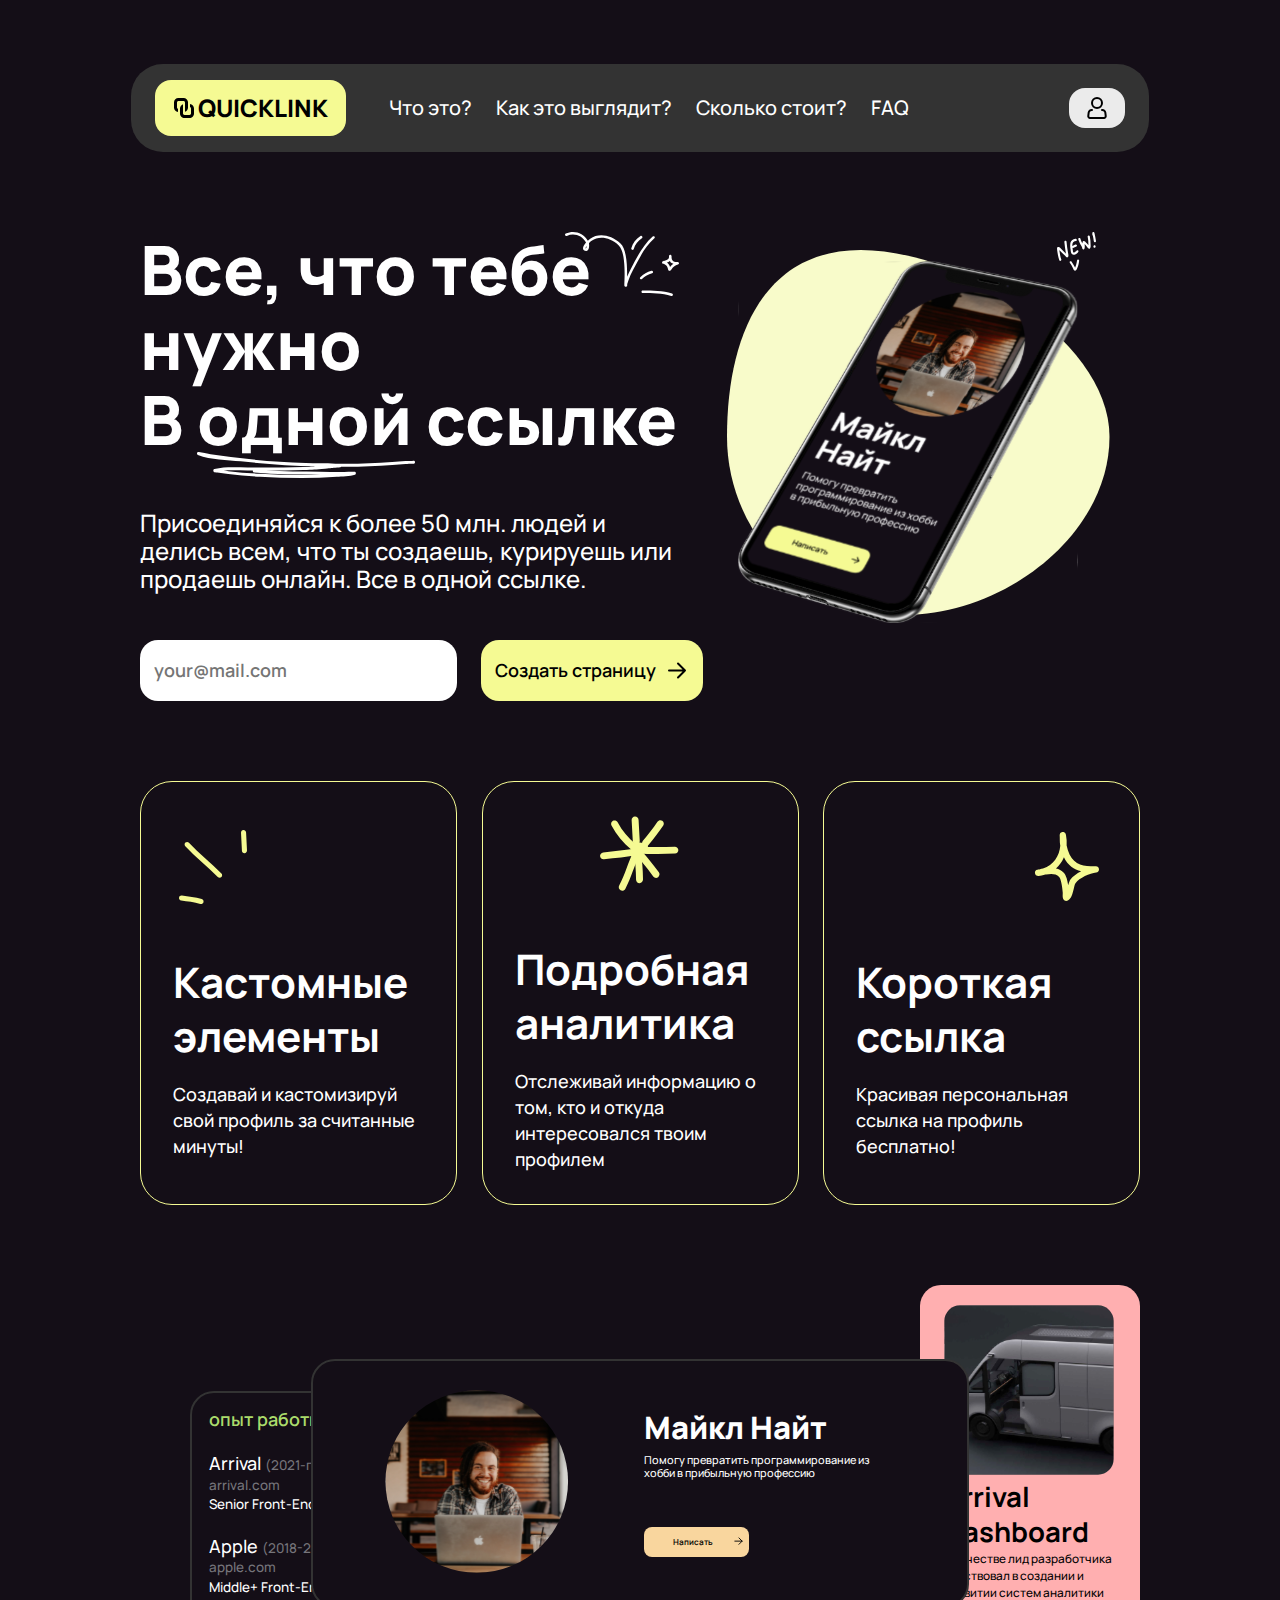
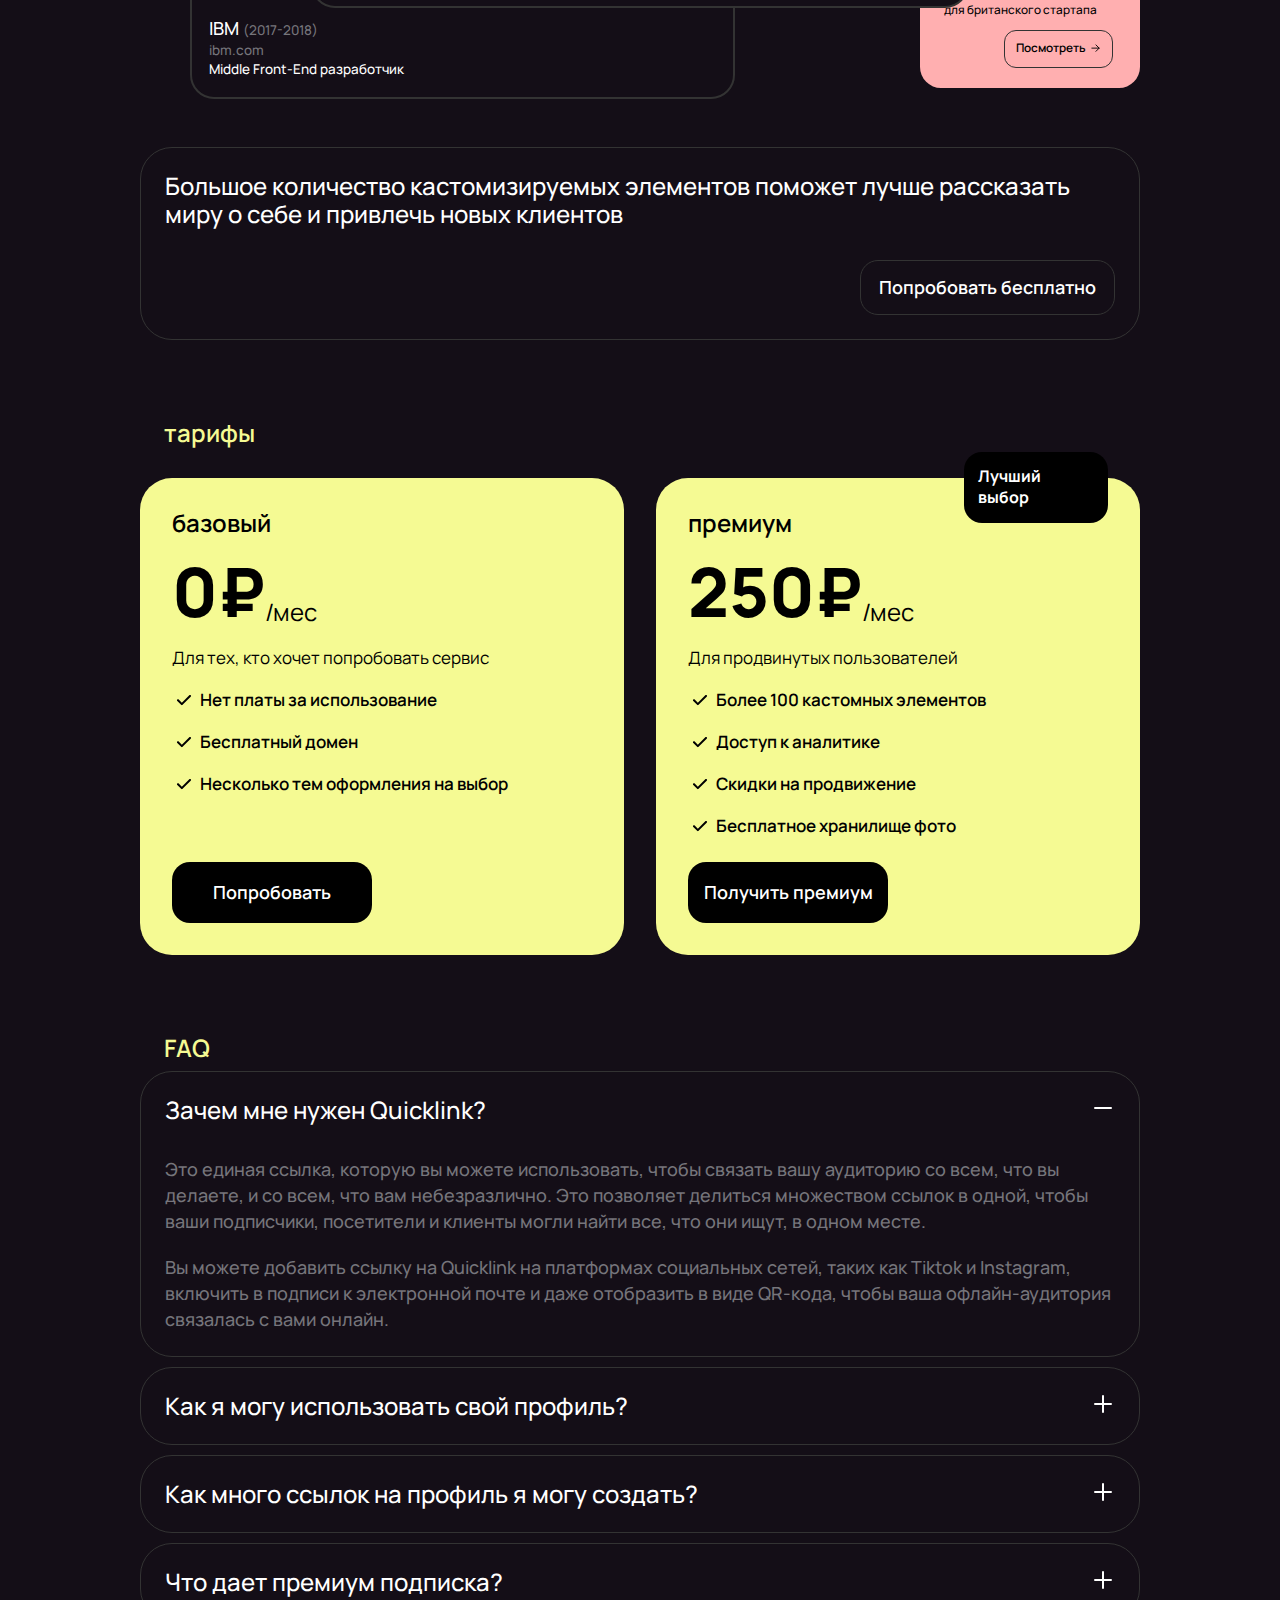
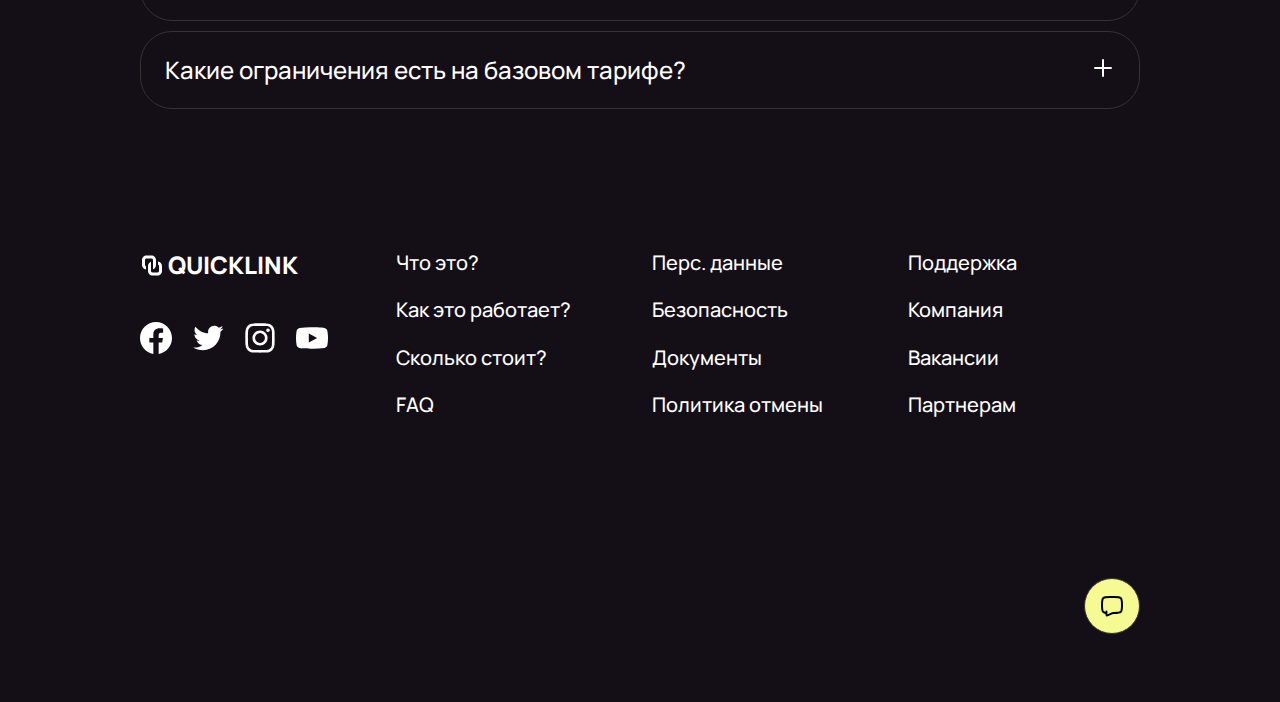
<file: index.html>
<!DOCTYPE html>
<html lang="ru">

<head>
    <meta charset="UTF-8">
    <meta name="viewport" content="width=device-width, initial-scale=1.0">
    <title>Document</title>
    <link rel="preconnect" href="https://fonts.googleapis.com">
    <link rel="preconnect" href="https://fonts.gstatic.com" crossorigin>
    <link href="https://fonts.googleapis.com/css2?family=Manrope:wght@200..800&display=swap" rel="stylesheet">
    <link rel="stylesheet" href="./styles/header.css">
    <link rel="stylesheet" href="./styles/reset.css">
    <link rel="stylesheet" href="./styles/hero-block.css">
    <link rel="stylesheet" href="./styles/commons.css">
    <link rel="stylesheet" href="./styles/input.css">
    <link rel="stylesheet" href="./styles/features.css">
    <link rel="stylesheet" href="./styles/footer.css">
    <link rel="stylesheet" href="./styles/price.css">
    <link rel="stylesheet" href="./styles/faq.css">
    <link rel="stylesheet" href="./styles/screens.css">
    <link rel="stylesheet" href="./styles/adaptiv.css">
</head>

<body>
    <header class="header">
        <div class="logo">
            <div class="logo-buttons">
                <a href="" class="logo-links">
                    <div class="logo-link">
                        <div class="logo">
                            <img src="./icons/logo-icon.svg" alt="Logo" class="logo-icon">
                            <div class="text-logo">QUICKLINK</div>
                        </div>
                    </div>
                </a>
                <div class="buttons">
                    <div class="button"><a href="" class="header-link">Что это?</a></div>
                    <div class="button"><a href="" class="header-link">Как это выглядит?</a></div>
                    <div class="button"><a href="" class="header-link">Сколько стоит?</a></div>
                    <div class="button"><a href="" class="header-link">FAQ</a></div>
                </div>
            </div>
            <div class="login">
                <a href="" class="login-links">
                    <div class="login-link">
                        <img src="./icons/login-icon.svg" alt="Login" class="login-icon1">
                        <img src="./icons/burger-icon.svg" alt="Login" class="login-icon2">
                    </div>
                </a>
            </div>
        </div>
    </header>
    <div class="container">
        <div class="hero-block">
            <div class="text-content">
                <div class="title">
                    <div class="bold">Все, что тебе</div>
                    <div class="bold">нужно</div>
                    <div class="bold">В одной ссылке</div>
                    <div class="illustration">
                        <img src="./images/hero-illustration.svg" alt="Illustration" class="hero-illustration">
                    </div>
                </div>
                <div class="underline">
                    <img src="./images/underline.svg" alt="" class="underline-pic">
                </div>
                <div class="description">Присоединяйся к более 50 млн. людей и делись всем, что ты создаешь, курируешь
                    или продаешь онлайн. Все в одной ссылке.</div>
            </div>
            <div class="hero-pic">
                <img src="./images/hero-pic.svg" alt="" class="pic">
            </div>
        </div>
        <div class="input">
            <input type="text" placeholder="your@mail.com" class="input-email">
            <div class="button">
                <div class="title">Создать страницу</div>
                <img src="./icons/button-arrow.svg" alt="" class="button-arrow">
            </div>
        </div>
        <div class="features">
            <div class="card">
                <div class="pic-area1">
                    <img src="./images/card-img1.svg" alt="" class="pic-area">
                </div>
                <div class="content">
                    <div class="title">Кастомные элементы</div>
                    <div class="description">Создавай и кастомизируй свой профиль за считанные минуты!</div>
                </div>
            </div>
            <div class="card">
                <div class="pic-area2">
                    <img src="./images/card-img2.svg" alt="" class="pic-area">
                </div>
                <div class="content">
                    <div class="title">Подробная аналитика</div>
                    <div class="description">Отслеживай информацию о том, кто и откуда интересовался твоим профилем
                    </div>
                </div>
            </div>
            <div class="card">
                <div class="pic-area3">
                    <img src="./images/card-img3.svg" alt="" class="pic-area">
                </div>
                <div class="content">
                    <div class="title">Короткая ссылка</div>
                    <div class="description">Красивая персональная ссылка на профиль бесплатно!</div>
                </div>
            </div>
        </div>
        <div class="screens">
            <div class="profile">
                <div class="profile-web">
                    <div class="photo">
                        <img src="./images/photo.svg" alt="" class="profile-photo">
                    </div>
                    <div class="title">
                        <div class="name">Майкл Найт</div>
                        <div class="about">Помогу превратить программирование из хобби в прибыльную профессию</div>
                        <div class="button">
                            <div class="text-button">Написать</div>
                            <div class="arrow">
                                <img src="./icons/small-arrow.svg" alt="" class="arrow-button">
                            </div>
                        </div>
                    </div>
                </div>
                <div class="company-list">
                    <div class="title">опыт работы</div>
                    <div class="job-list">
                        <div class="job">
                            <div class="company">
                                <span>Arrival</span>
                                <span class="period">
                                    (2021-по наст. время)
                                </span>
                            </div>
                            <div class="company-link">
                                <a href="https://arrival.com/">arrival.com</a>
                            </div>
                            <div class="position">Senior Front-End разработчик</div>
                        </div>
                        <div class="job">
                            <div class="company">
                                <span>Apple</span>
                                <span class="period">
                                    (2018-2021)
                                </span>
                            </div>
                            <div class="company-link">
                                <a href="https://www.apple.com/">apple.com</a>
                            </div>
                            <div class="position">Middle+ Front-End разработчик</div>
                        </div>
                        <div class="job">
                            <div class="company">
                                <span>IBM</span>
                                <span class="period">
                                    (2017-2018)
                                </span>
                            </div>
                            <div class="company-link">
                                <a href="https://www.ibm.com/about/russia/">ibm.com</a>
                            </div>
                            <div class="position">Middle Front-End разработчик</div>
                        </div>
                    </div>
                </div>
                <div class="card">
                    <div class="item">
                        <div class="project-photo">
                            <img src="./images/project-photo.svg" alt="" class="photo">
                        </div>
                        <div class="project">
                            <div class="project-name">Arrival Dashboard</div>
                            <div class="project-description">
                                В качестве лид разработчика участвовал в создании и развитии систем аналитики для
                                британского стартапа
                            </div>
                            <div class="show-project">
                                <a href="">
                                    <div class="button">
                                        <div class="look-project">Посмотреть</div>
                                        <div class="arrow">
                                            <img src="./icons/small-arrow.svg" alt="" class="arrow-button">
                                        </div>
                                    </div>
                                </a>
                            </div>
                        </div>
                    </div>
                </div>
            </div>
            <div class="description">
                <div class="text">
                    Большое количество кастомизируемых элементов поможет лучше рассказать миру о себе и привлечь новых
                    клиентов
                </div>
                <div class="button">
                    Попробовать бесплатно
                </div>
            </div>
        </div>
        <div class="price">
            <div class="title-price">тарифы</div>
            <div class="card-prices">
                <div class="card-price">
                    <div class="card">
                        <div class="name-card">базовый</div>
                        <div class="name-card-price">
                            <div class="item-price">0₽ </div>
                            <div class="item-month">/мес</div>
                        </div>
                        <div class="name-description">Для тех, кто хочет попробовать сервис</div>
                        <div class="name-description-price">
                            <img src="./icons/mark-icon.svg" alt="" class="icon-price">
                            <div class="description-text">Нет платы за использование</div>
                        </div>
                        <div class="name-description-price">
                            <img src="./icons/mark-icon.svg" alt="" class="icon-price">
                            <div class="description-text">Бесплатный домен</div>
                        </div>
                        <div class="name-description-price">
                            <img src="./icons/mark-icon.svg" alt="" class="icon-price">
                            <div class="description-text">Несколько тем оформления на выбор</div>
                        </div>
                    </div>
                    <div class="button">Попробовать</div>
                </div>
                <div class="card-price">
                    <div class="card">
                        <div class="name-card">премиум</div>
                        <div class="name-card-price">
                            <div class="item-price">250₽ </div>
                            <div class="item-month">/мес</div>
                        </div>
                        <div class="name-description">Для продвинутых пользователей</div>
                        <div class="name-description-price">
                            <img src="./icons/mark-icon.svg" alt="" class="icon-price">
                            <div class="description-text">Более 100 кастомных элементов</div>
                        </div>
                        <div class="name-description-price">
                            <img src="./icons/mark-icon.svg" alt="" class="icon-price">
                            <div class="description-text">Доступ к аналитике</div>
                        </div>
                        <div class="name-description-price">
                            <img src="./icons/mark-icon.svg" alt="" class="icon-price">
                            <div class="description-text">Скидки на продвижение</div>
                        </div>
                        <div class="name-description-price">
                            <img src="./icons/mark-icon.svg" alt="" class="icon-price">
                            <div class="description-text">Бесплатное хранилище фото</div>
                        </div>
                    </div>
                    <div class="button">Получить премиум</div>
                </div>
            </div>
            <div class="mark-card">Лучший выбор</div>
        </div>
        <div class="faq">
            <div class="title">FAQ</div>
            <div class="faq-info">
                <div class="quests">
                    <div class="quest">
                        <div class="quest-title">Зачем мне нужен Quicklink?</div>
                        <div class="quest-check">
                            <img src="./icons/minus-icon.svg" alt="">
                        </div>
                    </div>
                    <div class="quests-info">
                        <div class="quest-info">
                            Это единая ссылка, которую вы можете использовать, чтобы связать вашу аудиторию со всем, что
                            вы
                            делаете, и со всем, что вам небезразлично. Это позволяет делиться множеством ссылок в одной,
                            чтобы
                            ваши подписчики, посетители и клиенты могли найти все, что они ищут, в одном месте.
                        </div>
                        <div class="quest-info">
                            Вы можете добавить ссылку на Quicklink на платформах социальных сетей, таких как
                            Tiktok и Instagram, включить в подписи к электронной почте и даже отобразить в виде QR-кода,
                            чтобы
                            ваша офлайн-аудитория связалась с вами онлайн.
                        </div>
                    </div>
                </div>
                <div class="quests">
                    <div class="quest">
                        <div class="quest-title">Как я могу использовать свой профиль?</div>
                        <div class="quest-check">
                            <img src="./icons/plus-icon.svg" alt="">
                        </div>
                    </div>
                </div>
                <div class="quests">
                    <div class="quest">
                        <div class="quest-title">Как много ссылок на профиль я могу создать?</div>
                        <div class="quest-check">
                            <img src="./icons/plus-icon.svg" alt="">
                        </div>
                    </div>
                </div>
                <div class="quests">
                    <div class="quest">
                        <div class="quest-title">Что дает премиум подписка?</div>
                        <div class="quest-check">
                            <img src="./icons/plus-icon.svg" alt="">
                        </div>
                    </div>
                </div>
                <div class="quests">
                    <div class="quest">
                        <div class="quest-title">Какие ограничения есть на базовом тарифе?</div>
                        <div class="quest-check">
                            <img src="./icons/plus-icon.svg" alt="">
                        </div>
                    </div>
                </div>
            </div>
        </div>
        <footer class="footer">
            <div class="container">
                <div class="footer-info">
                    <div class="column column-1">
                        <div class="logo">
                            <img src="./icons/logo-icon-white.svg" alt="" class="logo-icon">
                            <div class="text-logo">QUICKLINK</div>
                        </div>
                        <div class="find-us-links">
                            <div class="find-us-link">
                                <a href="">
                                    <img src="./icons/facebook-icon.svg" alt="">
                                </a>
                            </div>
                            <div class="find-us-link">
                                <a href="">
                                    <img src="./icons/twitter-icon.svg" alt="">
                                </a>
                            </div>
                            <div class="find-us-link">
                                <a href="">
                                    <img src="./icons/instargram-icon.svg" alt="">
                                </a>
                            </div>
                            <div class="find-us-link">
                                <a href="">
                                    <img src="./icons/youtube-icon.svg" alt="">
                                </a>
                            </div>
                        </div>
                    </div>
                    <div class="column column-2">
                        <ul class="custom-list">
                            <li class="item"><a href="">Что это?</a></li>
                            <li class="item"><a href="">Как это работает?</a></li>
                            <li class="item"><a href="">Сколько стоит?</a></li>
                            <li class="item"><a href="">FAQ</a></li>
                        </ul>
                    </div>
                    <div class="column column-3">
                        <ul class="custom-list">
                            <li class="item"><a href="">Перс. данные</a></li>
                            <li class="item"><a href="">Безопасность</a></li>
                            <li class="item"><a href="">Документы</a></li>
                            <li class="item"><a href="">Политика отмены</a></li>
                        </ul>
                    </div>
                    <div class="column column-4">
                        <ul class="custom-list">
                            <li class="item"><a href="">Поддержка</a></li>
                            <li class="item"><a href="">Компания</a></li>
                            <li class="item"><a href="">Вакансии</a></li>
                            <li class="item"><a href="">Партнерам</a></li>
                        </ul>
                    </div>
                </div>
                <div class="quest-icon">
                    <a href="">
                        <img src="./icons/quest-icon.svg" alt="">
                    </a>
                </div>
            </div>
        </footer>
    </div>
</body>

</html>
</file>
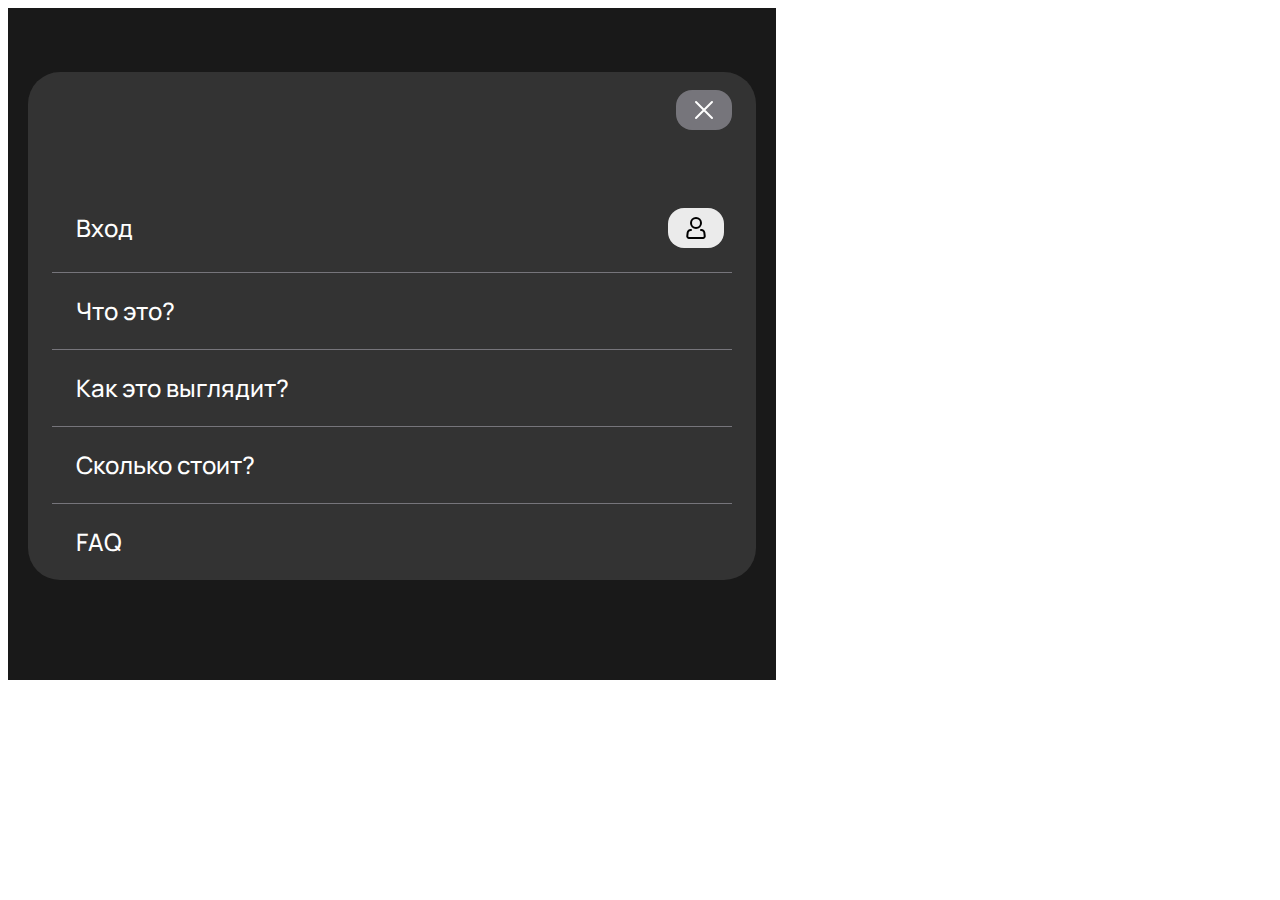
<file: burger.html>
<!DOCTYPE html>
<html lang="ru">

<head>
    <meta charset="UTF-8">
    <meta name="viewport" content="width=device-width, initial-scale=1.0">
    <title>Document</title>
    <link rel="preconnect" href="https://fonts.googleapis.com">
    <link rel="preconnect" href="https://fonts.gstatic.com" crossorigin>
    <link href="https://fonts.googleapis.com/css2?family=Manrope:wght@200..800&display=swap" rel="stylesheet">
    <link rel="stylesheet" href="./styles/burger.css">
</head>

<body>
    <div class="container">
        <div class="burger-menu">
            <div class="open-burger">
                <img src="./icons/open-burger.svg" alt="" class="burger">
            </div>
            <div class="burger-list">
                <div class="item">
                    <div class="title">Вход</div>
                    <img src="./icons/login-icon-white.svg" alt="" class="burger-icon">
                </div>
                <div class="item">
                    <div class="title">Что это?</div>
                </div>
                <div class="item">
                    <div class="title">Как это выглядит?</div>
                </div>
                <div class="item">
                    <div class="title">Сколько стоит?</div>
                </div>
                <div class="item-last">
                    <div class="title">FAQ</div>
                </div>
            </div>
        </div>
    </div>
</body>

</html>
</file>
<file: styles/header.css>
.header {
    max-width: 1018px;
    width: 100%;
    margin: 64px auto 0 auto;
    display: flex;
    justify-content: space-between;
    background: rgba(51, 51, 51, 1);
    border-radius: 32px;
}

.header .logo {
    display: flex;
    margin: 16px 24px;
    justify-content: space-between;
    width: 100%;
    align-items: center;
}

.header .logo .logo-buttons {
    max-width: 754px;
    width: 100%;
    display: flex;
    justify-content: space-between;
}

.header .logo .logo-buttons a {
    text-decoration: none;
    color: rgba(0, 0, 0, 1);
}

.header .logo .logo-buttons .logo-links {
    display: flex;
    max-width: 191px;
    width: 100%;
    justify-content: space-between;
    background: rgba(245, 250, 147, 1);
    border-radius: 16px;
}

.header .logo .logo-buttons .logo-links .logo-link {
    display: flex;
    width: 100%;
    justify-content: center
}

.header .logo .logo-buttons .logo-links .logo-link .logo {
    display: flex;
    width: 100%;
    justify-content: space-between;
    gap: 4px;
}

.header .logo .logo-buttons .logo-links .logo-link .logo .text-logo {
    font-family: Manrope;
    font-size: 24px;
    font-weight: 800;
    line-height: 24px;
}

.header .logo .logo-buttons .buttons {
    display: flex;
    justify-content: space-between;
    gap: 24px;
    align-items: center;
    color: rgba(0, 0, 0, 1);
}

.header .logo .logo-buttons .buttons .button {
    font-family: Manrope;
    font-size: 20px;
    font-weight: 500;
    line-height: 27.32px;
}

.header .logo .logo-buttons .buttons .button a {
    text-decoration: none;
    color: rgba(255, 255, 255, 1);
}

.header .logo .logo-buttons .buttons .button a:hover {
    color: rgba(245, 250, 147, 1);
}

.header .logo .login {
    display: flex;
    justify-content: center;
    align-items: center;
    max-width: 56px;
    width: 100%;
    max-height: 40px;
    height: 100%;
}

.header .logo .login a {
    text-decoration: none;
}

.header .logo .login .login-links {
    display: flex;
    width: 100%;
    height: 100%;
    justify-content: center;
    background: rgba(235, 235, 235, 1);
    border-radius: 16px;
}

.header .logo .login .login-links .login-link {
    display: flex;
    width: 100%;
    justify-content: center;
}

.header .logo .login .login-links .login-link .login-icon1 {
    max-width: 24px;
    width: 100%;
}

.header .logo .login .login-links .login-link .login-icon2 {
    display: none;
}
</file>
<file: styles/hero-block.css>
.hero-block {
    display: flex;
    justify-content: space-between;
    margin: 80px auto 0 auto;
}

.hero-block .text-content {
    display: flex;
    flex-direction: column;
    gap: 53px;
    max-width: 539px;
    width: 100%;
    position: relative;
}

.hero-block .text-content .title {
    display: flex;
    flex-direction: column;
    position: relative;
}


.hero-block .text-content .title .bold {
    font-family: Manrope;
    font-size: 68px;
    font-weight: 800;
    line-height: 74.8px;
    color: rgba(255, 255, 255, 1);
}

.hero-block .text-content .title .illustration {
    position: absolute;
    right: 0;
    z-index: -1;
    max-width: 114px;
    width: 100%;
}

.hero-block .text-content .underline {
    position: absolute;
    left: 57px;
    top: 210px;
    padding-top: 10px;
}

.hero-block .text-content .description {
    font-family: Manrope;
    font-size: 24px;
    font-weight: 500;
    line-height: 28px;
    color: rgba(255, 255, 255, 1);
}

.hero-block .hero-pic {
    display: flex;
    justify-content: center;
    align-items: center;
    max-width: 444px;
    width: 100%;
}
</file>
<file: styles/commons.css>
.container {
    max-width: 1000px;
    width: 100%;
    margin: 0 auto;
}
</file>
<file: styles/input.css>
.input {
    display: flex;
    justify-content: left;
    gap: 24px;
}

.input .input-email {
    border: none;
    border-radius: 18px;
    max-width: 317px;
    width: 100%;
    color: rgba(255, 255, 255, 1);
    align-items: center;
    padding: 0 14px;
    outline: none;
    font-family: Manrope;
    font-size: 18px;
    font-weight: 600;
    line-height: 24.59px;
    color: rgba(118, 117, 123, 1);
}

.input .button {
    display: flex;
    justify-content: space-between;
    gap: 8px;
    max-width: 222px;
    width: 100%;
    align-items: center;
    padding: 18px 14px;
    border-radius: 18px;
    border: none;
    background: rgba(245, 250, 147, 1);
    cursor: pointer;
}

.input .button .title {
    font-family: Manrope;
    font-size: 18px;
    font-weight: 600;
    line-height: 24.59px;
    color: rgba(0, 0, 0, 1);
}
</file>
<file: styles/features.css>
.features {
    display: flex;
    justify-content: space-between;
    margin: 80px auto 0 auto;
}

.features .card {
    display: flex;
    flex-direction: column;
    justify-content: center;
    align-items: center;
    gap: 24px;
    border: 1px solid rgba(245, 250, 147, 1);
    border-radius: 32px;
    max-width: 317px;
    width: 100%;
    padding: 32px;
}

.features .card .pic-area1 {
    display: flex;
    justify-content: left;
    align-items: center;
    padding-bottom: 24px;
    max-width: 253px;
    width: 100%;
}

.features .card .pic-area1 .pic-area {
    max-width: 80px;
    width: 100%;
}

.features .card .pic-area2 {
    display: flex;
    justify-content: center;
    align-items: center;
    padding-bottom: 24px;
    max-width: 253px;
    width: 100%;
}

.features .card .pic-area2 .pic-area {
    max-width: 80px;
    width: 100%;
}

.features .card .pic-area3 {
    display: flex;
    justify-content: right;
    align-items: center;
    padding-bottom: 24px;
    max-width: 253px;
    width: 100%;
}

.features .card .pic-area3 .pic-area {
    max-width: 80px;
    width: 100%;
}

.features .card .content {
    display: flex;
    flex-direction: column;
    gap: 18px;
    align-items: center;
    max-width: 253px;
    width: 100%;
}

.features .card .content .title {
    font-family: Manrope;
    font-size: 42px;
    font-weight: 700;
    line-height: 54px;
    color: rgba(255, 255, 255, 1);
}

.features .card .content .description {
    font-family: Manrope;
    font-size: 18px;
    font-weight: 500;
    line-height: 26px;
    color: rgba(255, 255, 255, 1);
}
</file>
<file: styles/footer.css>
.footer-info {
    display: flex;
    justify-content: space-between;
    gap: 24px;
    margin-top: 80px;
}

.footer-info .column {
    display: flex;
    flex-direction: column;
    max-width: 232px;
    width: 100%;
    margin-top: 60px;
}

.footer-info .column .logo {
    display: flex;
    gap: 4px;
    justify-content: left;
    max-width: 232px;
    width: 100%;
    align-items: center;
}

.footer-info .column .logo .logo-icon {
    max-width: 24px;
    width: 100%;
}

.footer-info .column .logo .text-logo {
    font-family: Manrope;
    font-size: 24px;
    font-weight: 800;
    line-height: 32.78px;
    color: rgba(255, 255, 255, 1);
}

.footer-info .column .find-us-links {
    display: flex;
    justify-content: left;
    gap: 20px;
    margin-top: 40px;
    width: 100%;
}

.footer-info .column .custom-list {
    display: flex;
    flex-direction: column;
    gap: 20px;
    list-style-type: none;
}

.footer-info .column .custom-list a {
    text-decoration: none;
    font-family: Manrope;
    font-size: 20px;
    font-weight: 500;
    line-height: 27.32px;
    color: rgba(255, 255, 255, 1);
}

.footer .container .quest-icon {
    display: flex;
    justify-content: right;
    margin-top: 160px;
    margin-bottom: 64px;
}
</file>
<file: styles/price.css>
.price {
    display: flex;
    flex-direction: column;
    gap: 32px;
    margin-top: 80px;
    position: relative;
}

.price .title-price {
    font-family: Manrope;
    font-size: 24px;
    font-weight: 600;
    line-height: 26px;
    color: rgba(245, 250, 147, 1);
    margin-left: 24px;
}

.price .card-prices {
    display: flex;
    justify-content: space-between;
}

.price .card-prices .card-price {
    display: flex;
    justify-content: space-between;
    flex-direction: column;
    max-width: 484px;
    width: 100%;
    background: rgba(245, 250, 147, 1);
    border-radius: 32px;
    padding: 32px;
}

.price .card-prices .card-price .card {
    display: flex;
    flex-direction: column;
    gap: 18px;
}

.price .card-prices .card-price .card .name-card {
    font-family: Manrope;
    font-size: 24px;
    font-weight: 600;
    line-height: 26px;
    color: rgba(0, 0, 0, 1);
}

.price .card-prices .card-price .card .name-card-price {
    display: flex;
    justify-content: left;
    align-items: flex-end;
}

.price .card-prices .card-price .card .name-card-price .item-price {
    font-family: Manrope;
    font-size: 68px;
    font-weight: 800;
    line-height: 74.8px;
    color: rgba(0, 0, 0, 1);
}

.price .card-prices .card-price .card .name-card-price .item-month {
    font-family: Manrope;
    font-size: 24px;
    font-weight: 400;
    line-height: 32.78px;
    color: rgba(0, 0, 0, 1);
}

.price .card-prices .card-price .card .name-description {
    font-family: Manrope;
    font-size: 17px;
    font-weight: 400;
    line-height: 24px;
    color: rgba(0, 0, 0, 1);
}

.price .card-prices .card-price .card .name-description-price {
    display: flex;
    justify-content: left;
    align-items: center;
    gap: 4px;
}


.price .card-prices .card-price .card .name-description-price .icon-price {
    align-items: center;
}

.price .card-prices .card-price .card .name-description-price .description-text {
    align-items: center;
    font-family: Manrope;
    font-size: 17px;
    font-weight: 600;
    line-height: 24px;
    color: rgba(0, 0, 0, 1);
}

.price .card-prices .card-price .button {
    display: flex;
    justify-content: center;
    max-width: 200px;
    width: 100%;
    margin-top: 24px;
    padding: 18px 14px;
    color: rgba(255, 255, 255, 1);
    background: rgba(0, 0, 0, 1);
    border-radius: 18px;
    cursor: pointer;
    font-family: Manrope;
    font-size: 18px;
    font-weight: 600;
    line-height: 24.59px;
}

.price .mark-card {
    font-family: Manrope;
    font-size: 16px;
    font-weight: 700;
    line-height: 21.86px;
    color: rgba(255, 255, 255, 1);
    max-width: 144px;
    width: 100%;
    background: rgba(0, 0, 0, 1);
    border-radius: 18px;
    display: flex;
    justify-content: center;
    padding: 14px;
    position: absolute;
    z-index: 0;
    top: 32px;
    right: 32px;
}
</file>
<file: styles/faq.css>
.faq {
    display: flex;
    flex-direction: column;
    gap: 10px;
    padding-top: 80px;
}

.faq .title {
    display: flex;
    justify-content: left;
    align-items: center;
    margin-left: 24px;
    font-family: Manrope, sans-serif;
    font-size: 24px;
    font-weight: 600;
    line-height: 26px;
    color: rgba(245, 250, 147, 1);
}

.faq .faq-info {
    display: flex;
    flex-direction: column;
    justify-content: space-between;
    gap: 10px;
}

.faq .faq-info .quests {
    display: flex;
    flex-direction: column;
    border: 1px solid rgba(51, 51, 51, 1);
    border-radius: 32px;
    padding: 24px 24px 24px 24px;
}

.faq .faq-info .quests .quest {
    display: flex;
    justify-content: space-between;
    align-items: center;
}

.faq .faq-info .quests .quest .quest-title {
    font-family: Manrope;
    font-size: 24px;
    font-weight: 500;
    line-height: 28px;
    color: rgba(255, 255, 255, 1);
}

.faq .faq-info .quests .quests-info {
    display: flex;
    flex-direction: column;
    gap: 20px;
    padding-top: 32px;
    font-family: Manrope;
    font-size: 18px;
    font-weight: 500;
    line-height: 26px;
    color: rgba(118, 117, 123, 1);
}
</file>
<file: styles/screens.css>
.screens {
    display: flex;
    flex-direction: column;
    gap: 32px;
    margin-top: 80px;
}

.screens .profile {
    position: relative;
    height: 430px;
}

.screens .profile .profile-web {
    display: flex;
    justify-content: space-between;
    align-items: center;
    padding: 29px 72px;
    border: 2px solid rgba(51, 51, 51, 1);
    border-radius: 24px;
    background: rgba(20, 14, 23, 1);
    position: absolute;
    max-width: 658px;
    width: 100%;
    top: 74px;
    right: 171px;
    z-index: 1;
}

.screens .profile .profile-web .photo {
    max-width: 182px;
    width: 100%;
}

.screens .profile .profile-web .title {
    display: flex;
    flex-direction: column;
    gap: 10px;
    max-width: 251px;
    width: 100%;
}

.screens .profile .profile-web .title .name {
    font-family: Manrope;
    font-size: 31.04px;
    font-weight: 800;
    line-height: 34.14px;
    text-align: left;
    color: rgba(255, 255, 255, 1);
}

.screens .profile .profile-web .title .about {
    font-family: Manrope;
    font-size: 10.95px;
    font-weight: 500;
    line-height: 12.78px;
    text-align: left;
    color: rgba(255, 255, 255, 1);
}

.screens .profile .profile-web .title .button {
    display: flex;
    justify-content: space-between;
    gap: 8px;
    max-width: 105px;
    width: 100%;
    padding: 6px;
    margin-top: 37px;
    align-items: center;
    background: rgba(249, 214, 158, 1);
    border-radius: 8px;
    cursor: pointer;
}

.screens .profile .profile-web .title .button .text-button {
    padding-left: 23px;
    font-family: Manrope;
    font-size: 8.22px;
    font-weight: 600;
    line-height: 11.22px;
    color: rgba(0, 0, 0, 1);
}

.screens .profile .profile-web .title .button .arrow {
    padding-right: 10px;
    max-width: 7px;
    width: 100%;
}

.screens .profile .company-list {
    display: flex;
    flex-direction: column;
    gap: 24px;
    border: 2px solid rgba(51, 51, 51, 1);
    border-radius: 24px;
    background: rgba(20, 14, 23, 1);
    padding: 17px;
    max-width: 545px;
    width: 100%;
    position: absolute;
    top: 106px;
    right: 405px;
}

.screens .profile .company-list .title {
    font-family: Manrope;
    font-size: 17.97px;
    font-weight: 600;
    line-height: 19.46px;
    color: rgba(170, 219, 107, 1);
}

.screens .profile .company-list .job-list {
    display: flex;
    flex-direction: column;
    gap: 21px;
}

.screens .profile .company-list .job-list .job .company {
    font-family: Manrope;
    font-size: 17.97px;
    font-weight: 500;
    line-height: 20.96px;
    color: rgba(255, 255, 255, 1);
}

.screens .profile .company-list .job-list .job .company .period {
    font-family: Manrope;
    font-size: 13.48px;
    font-weight: 500;
    line-height: 19.46px;
    color: rgba(118, 117, 123, 1);
}

.screens .profile .company-list .job-list .job .company-link a {
    text-decoration: none;
    font-family: Manrope;
    font-size: 13.48px;
    font-weight: 500;
    line-height: 19.46px;
    color: rgba(118, 117, 123, 1);
}

.screens .profile .company-list .job-list .job .position {
    font-family: Manrope;
    font-size: 13.48px;
    font-weight: 500;
    line-height: 19.46px;
    color: rgba(255, 255, 255, 1);
}

.screens .profile .card {
    display: flex;
    flex-direction: column;
    align-items: center;
    justify-content: center;
    gap: 16px;
    padding: 20px 24px;
    background: rgba(255, 175, 176, 1);
    border-radius: 21px;
    max-width: 220px;
    width: 100%;
    position: absolute;
    top: 0;
    right: 0;
}

.screens .profile .card .item .project-photo {
    max-width: 170px;
    width: 100%;
}

.screens .profile .card .item .project {
    display: flex;
    flex-direction: column;
}

.screens .profile .card .item .project .project-name {
    font-family: Manrope;
    font-size: 27.51px;
    font-weight: 700;
    line-height: 35.37px;
    color: rgba(0, 0, 0, 1);
}

.screens .profile .card .item .project .project-description {
    font-family: Manrope;
    font-size: 11.79px;
    font-weight: 500;
    line-height: 17.03px;
    color: rgba(0, 0, 0, 1);
}

.screens .profile .card .item .project .show-project {
    display: flex;
    align-items: end;
    gap: 12px;
    padding-top: 12px;
    padding-left: 60px;
}

.screens .profile .card .item .project .show-project a {
    text-decoration: none;
}

.screens .profile .card .item .project .show-project .button {
    display: flex;
    justify-content: space-between;
    gap: 4px;
    border: 1px solid rgba(51, 51, 51, 1);
    border-radius: 12px;
    max-width: 117px;
    width: 100%;
    padding: 9px 11px;
}

.screens .profile .card .item .project .show-project .button .look-project {
    font-family: Manrope;
    font-size: 11.79px;
    font-weight: 600;
    line-height: 16.11px;
    color: rgba(0, 0, 0, 1);
}

.screens .description {
    display: flex;
    flex-direction: column;
    gap: 32px;
    border: 1px solid rgba(51, 51, 51, 1);
    border-radius: 32px;
    padding: 24px;
    align-items: end;
}

.screens .description .text {
    font-family: Manrope;
    font-size: 24px;
    font-weight: 500;
    line-height: 28px;
    color: rgba(255, 255, 255, 1);
}

.screens .description .button {
    font-family: Manrope;
    font-size: 18px;
    font-weight: 600;
    line-height: 24.59px;
    color: rgba(255, 255, 255, 1);
    border: 1px solid rgba(51, 51, 51, 1);
    max-width: 255px;
    width: 100%;
    border-radius: 18px;
    padding: 14px 18px;
    cursor: pointer;
}
</file>
<file: styles/adaptiv.css>
@media screen and (max-width: 768px) {
    .header {
        max-width: 728px;
        width: 100%;
    }

    .header .logo .logo-buttons .buttons {
        display: none;
    }

    .header .logo .login .login-links .login-link .login-icon1 {
        display: none;
    }

    .header .logo .login .login-links .login-link .login-icon2 {
        display: block;
        cursor: pointer;
    }

    .container {
        max-width: 728px;
        width: 100%;
        padding-left: 20px;
        padding-right: 20px;
    }

    .container .hero-block {
        position: relative;
    }

    .container .hero-block .hero-pic {
        position: absolute;
        top: 0;
        right: 0;
        opacity: 20%;
        z-index: -1;
    }

    .container .input {
        padding-top: 64px;
    }

    .container .features {
        display: flex;
        flex-direction: column;
        gap: 24px;
        max-width: 728px;
        width: 100%;
    }

    .container .features .card {
        max-width: 728px;
        width: 100%;
        justify-content: space-between
    }

    .features .card .content {
        max-width: 768px;
        width: 100%;
        justify-content: left;
        align-items: flex-start;
    }

    .features .card .pic-area1,
    .features .card .pic-area2,
    .features .card .pic-area3 {
        max-width: 768px;
    }

    .container .screens {
        max-width: 768px;
        width: 100%;
    }

    .container .screens .profile {
        max-width: 768px;
        width: 100%;
    }

    .container .screens .profile .profile-web {
        max-width: 473px;
        width: 100%;
        top: 51px;
        right: 123px;
    }

    .container .screens .profile .profile-web .photo .profile-photo {
        max-width: 131px;
        width: 100%;
    }

    .container .screens .profile .profile-web .title {
        max-width: 180px;
        width: 100%;
    }

    .container .screens .profile .profile-web .title .name {
        font-family: Manrope;
        font-size: 22.35px;
        font-weight: 800;
        line-height: 24.58px;
    }

    .container .screens .profile .profile-web .title .about {
        font-family: Manrope;
        font-size: 7.89px;
        font-weight: 500;
        line-height: 9.2px;
    }

    .container .screens .profile .profile-web .title .button {
        max-width: 75px;
        width: 100%;
    }

    .container .screens .profile .profile-web .title .button .text-button {
        font-family: Manrope;
        font-size: 5.92px;
        font-weight: 600;
        line-height: 8.08px;
        padding-left: 8px;
    }

    .screens .profile .company-list {
        max-width: 392px;
        width: 100%;
        top: 76px;
        right: 319px;
    }

    .screens .profile .company-list .title {
        font-family: Manrope;
        font-size: 12.94px;
        font-weight: 600;
        line-height: 14.01px;
    }

    .screens .profile .company-list .job-list .job .company {
        font-family: Manrope;
        font-size: 12.94px;
        font-weight: 500;
        line-height: 15.09px;
    }

    .screens .profile .company-list .job-list .job .company .period {
        font-family: Manrope;
        font-size: 9.7px;
        font-weight: 500;
        line-height: 14.01px;
    }

    .screens .profile .company-list .job-list .job .company-link {
        font-family: Manrope;
        font-size: 9.7px;
        font-weight: 500;
        line-height: 14.01px;
    }

    .screens .profile .company-list .job-list .job .position {
        font-family: Manrope;
        font-size: 9.7px;
        font-weight: 500;
        line-height: 14.01px;
    }

    .screens .profile .card {
        max-width: 158px;
        width: 100%;
        padding: 0;
        padding-top: 17px;
        padding-left: 4px;
        right: 36px;
    }

    .screens .profile .card .item .project-photo {
        margin-left: 15px;
    }

    .screens .profile .card .item .project-photo .photo {
        max-width: 122px;
        width: 100%;
    }

    .screens .profile .card .item .project .project-name {
        font-family: Manrope;
        font-size: 19.81px;
        font-weight: 700;
        line-height: 25.47px;
    }

    .screens .profile .card .item .project .project-description {
        max-width: 128px;
        font-family: Manrope;
        font-size: 8.49px;
        font-weight: 500;
        line-height: 12.26px;
    }

    .screens .profile .card .item .project .show-project {
        padding-top: 8px;
        padding-left: 42px;
    }

    .screens .profile .card .item .project .show-project .button {
        max-width: 85px;
        padding: 8px 6px 8px 8px;
        margin-bottom: 13px;
        align-items: center;
        justify-content: space-between;
    }

    .screens .profile .card .item .project .show-project .button .look-project {
        font-family: Manrope;
        font-size: 8.49px;
        font-weight: 600;
        line-height: 11.6px;
    }

    .price {
        max-width: 728px;
        width: 100%;
    }

    .price .card-prices {
        gap: 32px;
    }

    .footer .container .footer-info {
        flex-direction: column;
        justify-content: flex-start;
    }
}

@media screen and (max-width: 375px) {
    .header {
        max-width: 335px;
        width: 100%;
    }

    .container {
        max-width: 335px;
        width: 100%;
        padding-left: 20px;
        padding-right: 20px;
    }

    .container .hero-block .text-content .title .bold {
        font-family: Manrope;
        font-size: 38px;
        font-weight: 700;
        line-height: 54px;
    }

    .container .hero-block .text-content .title .illustration {
        max-width: 34px;
        right: 30px;
    }

    .container .hero-block .text-content .title .illustration .hero-illustration {
        max-width: 34px;
    }

    .container .hero-block {
        position: relative;
    }

    .container .hero-block .hero-pic {
        position: absolute;
        right: -40px;
        top: -10px;
    }

    .container .hero-block .hero-pic .pic {
        max-width: 257px;
        width: 100%;
    }

    .container .hero-block .text-content .underline {
        left: 0;
        top: 155px;
    }

    .container .hero-block .text-content .underline .underline-pic {
        max-width: 100px;
    }

    .container .hero-block .text-content .description {
        font-family: Manrope;
        font-size: 21px;
        font-weight: 500;
        line-height: 28px;
    }

    .container .input {
        flex-direction: column;
    }

    .container .input .input-email {
        padding: 20px;
    }

    .container .screens {
        max-width: 335px;
        width: 100%;
    }

    .container .screens .profile {
        width: 100%;
        height: 146px;
    }

    .container .screens .profile .profile-web {
        max-width: 220px;
        width: 100%;
        top: 24px;
        right: 39px;
        padding: 9px 24px;
        border-radius: 8px;
    }

    .container .screens .profile .profile-web .photo .profile-photo {
        max-width: 61px;
        width: 100%;
    }

    .container .screens .profile .profile-web .title {
        max-width: 84px;
        width: 100%;
    }

    .container .screens .profile .profile-web .title .name {
        font-family: Manrope;
        font-size: 10.4px;
        font-weight: 800;
        line-height: 11.44px;
    }

    .container .screens .profile .profile-web .title .about {
        font-family: Manrope;
        font-size: 3.67px;
        font-weight: 500;
        line-height: 4.28px;
    }

    .container .screens .profile .profile-web .title .button {
        max-width: 35px;
        width: 100%;
        margin-top: 9px;
        padding: 0px;
        gap: 2px;
        height: 9px;
        border-radius: 2.5px;
    }

    .container .screens .profile .profile-web .title .button .text-button {
        font-family: Manrope;
        font-size: 2.75px;
        font-weight: 600;
        line-height: 3.76px;
    }

    .container .screens .profile .profile-web .title .button .arrow {
        align-items: center;
        padding-right: 0;
        justify-content: center;
    }

    .container .screens .profile .profile-web .title .button .arrow .arrow-button {
        max-width: 3px;
        max-height: 3px;
        margin-bottom: 3.5px;
    }

    .screens .profile .company-list {
        max-width: 182px;
        width: 100%;
        top: 36px;
        right: 136px;
        border-radius: 8px;
        gap: 8px;
        padding: 6px;
    }

    .screens .profile .company-list .title {
        font-family: Manrope;
        font-size: 6.02px;
        font-weight: 600;
        line-height: 6.52px;
    }

    .screens .profile .company-list .job-list {
        gap: 7px;
    }

    .screens .profile .company-list .job-list .job .company {
        font-family: Manrope;
        font-size: 6.02px;
        font-weight: 500;
        line-height: 7.02px;
    }

    .screens .profile .company-list .job-list .job .company .period {
        font-family: Manrope;
        font-size: 4.51px;
        font-weight: 500;
        line-height: 6.52px;     
    }

    .screens .profile .company-list .job-list .job .company-link a {
        font-family: Manrope;
        font-size: 4.51px;
        font-weight: 500;
        line-height: 6.52px;      
    }

    .screens .profile .company-list .job-list .job .position {
        font-family: Manrope;
        font-size: 4.51px;
        font-weight: 500;
        line-height: 6.52px;      
    }

    .screens .profile .card {
        max-width: 73px;
        width: 100%;
        padding: 0;
        padding-top: 6px;
        padding-left: 0;
        right: 1px;
        border-radius: 7px;
    }

    .screens .profile .card .item .project-photo {
        margin-top: 6px;
        margin-left: 8px;
    }

    .screens .profile .card .item .project-photo .photo {
        max-width: 57px;
        width: 100%;
    }

    .screens .profile .card .item .project .project-name {
        font-family: Manrope;
        font-size: 12px;
        font-weight: 700;
        line-height: 11.85px;       
    }

    .screens .profile .card .item .project .project-description {
        font-family: Manrope;
        font-size: 5px;
        font-weight: 500;
        line-height: 5.71px;
        padding: 6px;      
    }

    .screens .profile .card .item .project .show-project {
        padding-top: 8px;
        padding-left: 25px;
    }

    .screens .profile .card .item .project .show-project .button {
        max-width: 40px;
        padding: 4px 3px 4px 3px;
        margin-bottom: 5px;
        align-items: center;
        justify-content: space-between;
        border-radius: 4px;
        height: 13px;
        border: 0.22px solid rgba(51, 51, 51, 1);
    }

    .screens .profile .card .item .project .show-project .button .look-project {
        font-family: Manrope;
        font-size: 3.95px;
        font-weight: 600;
        line-height: 5.4px;      
    }

    .screens .profile .card .item .project .show-project .button .arrow .arrow-button {
        max-width: 5px;
        margin-bottom: 3px;
    }

    .screens .description {
        margin-top: 32px;
    }

    .price .card-prices {
        flex-direction: column;
    }

    .price .mark-card {
        top: 575px;
    }

    .footer .container .footer-info {
        gap: 24px;
    }

    .footer .container .footer-info .column {
        margin-top: 10px;
    }
}
</file>
<file: styles/burger.css>
.container {
    display: flex;
    justify-content: center;
    max-width: 768px;
    width: 100%;
    background: rgba(0, 0, 0, 0.9);
}

.container .burger-menu {
    display: flex;
    flex-direction: column;
    gap: 54px;
    max-width: 728px;
    width: 100%;
    background: rgba(51, 51, 51, 1);
    border-radius: 32px;
    margin: 64px 20px 100px 20px;
}

.container .open-burger {
    display: flex;
    justify-content: right;
    align-items: center;
    padding: 18px 24px 0 24px;
}

.container .open-burger .burger {
    cursor: pointer;
    max-width: 56px;
}

.container .burger-list {
    display: flex;
    flex-direction: column;
    margin: 0 24px;

}

.container .burger-list .item {
    display: flex;
    justify-content: space-between;
    align-items: center;
    gap: 10px;
    padding: 24px 8px 24px 24px;
    border-bottom: 1px solid rgba(118, 117, 123, 1);
}

.container .burger-list .item-last {
    display: flex;
    justify-content: space-between;
    align-items: center;
    gap: 10px;
    padding: 24px 8px 24px 24px;
}

.container .burger-list .item .title,
.container .burger-list .item-last .title {
    font-family: Manrope;
    font-size: 24px;
    font-weight: 500;
    line-height: 28px;
    color: rgba(255, 255, 255, 1);
    cursor: pointer;
}

.container .burger-list .item .title:hover,
.container .burger-list .item-last .title:hover {
    color: rgba(245, 250, 147, 1);
}

.container .burger-list .item .burger-icon {
    max-width: 56px;
    width: 100%;
    cursor: pointer;
}

@media screen and (max-width: 375px) {
    .container .burger-menu {
        max-width: 335px;
    }
}
</file>
